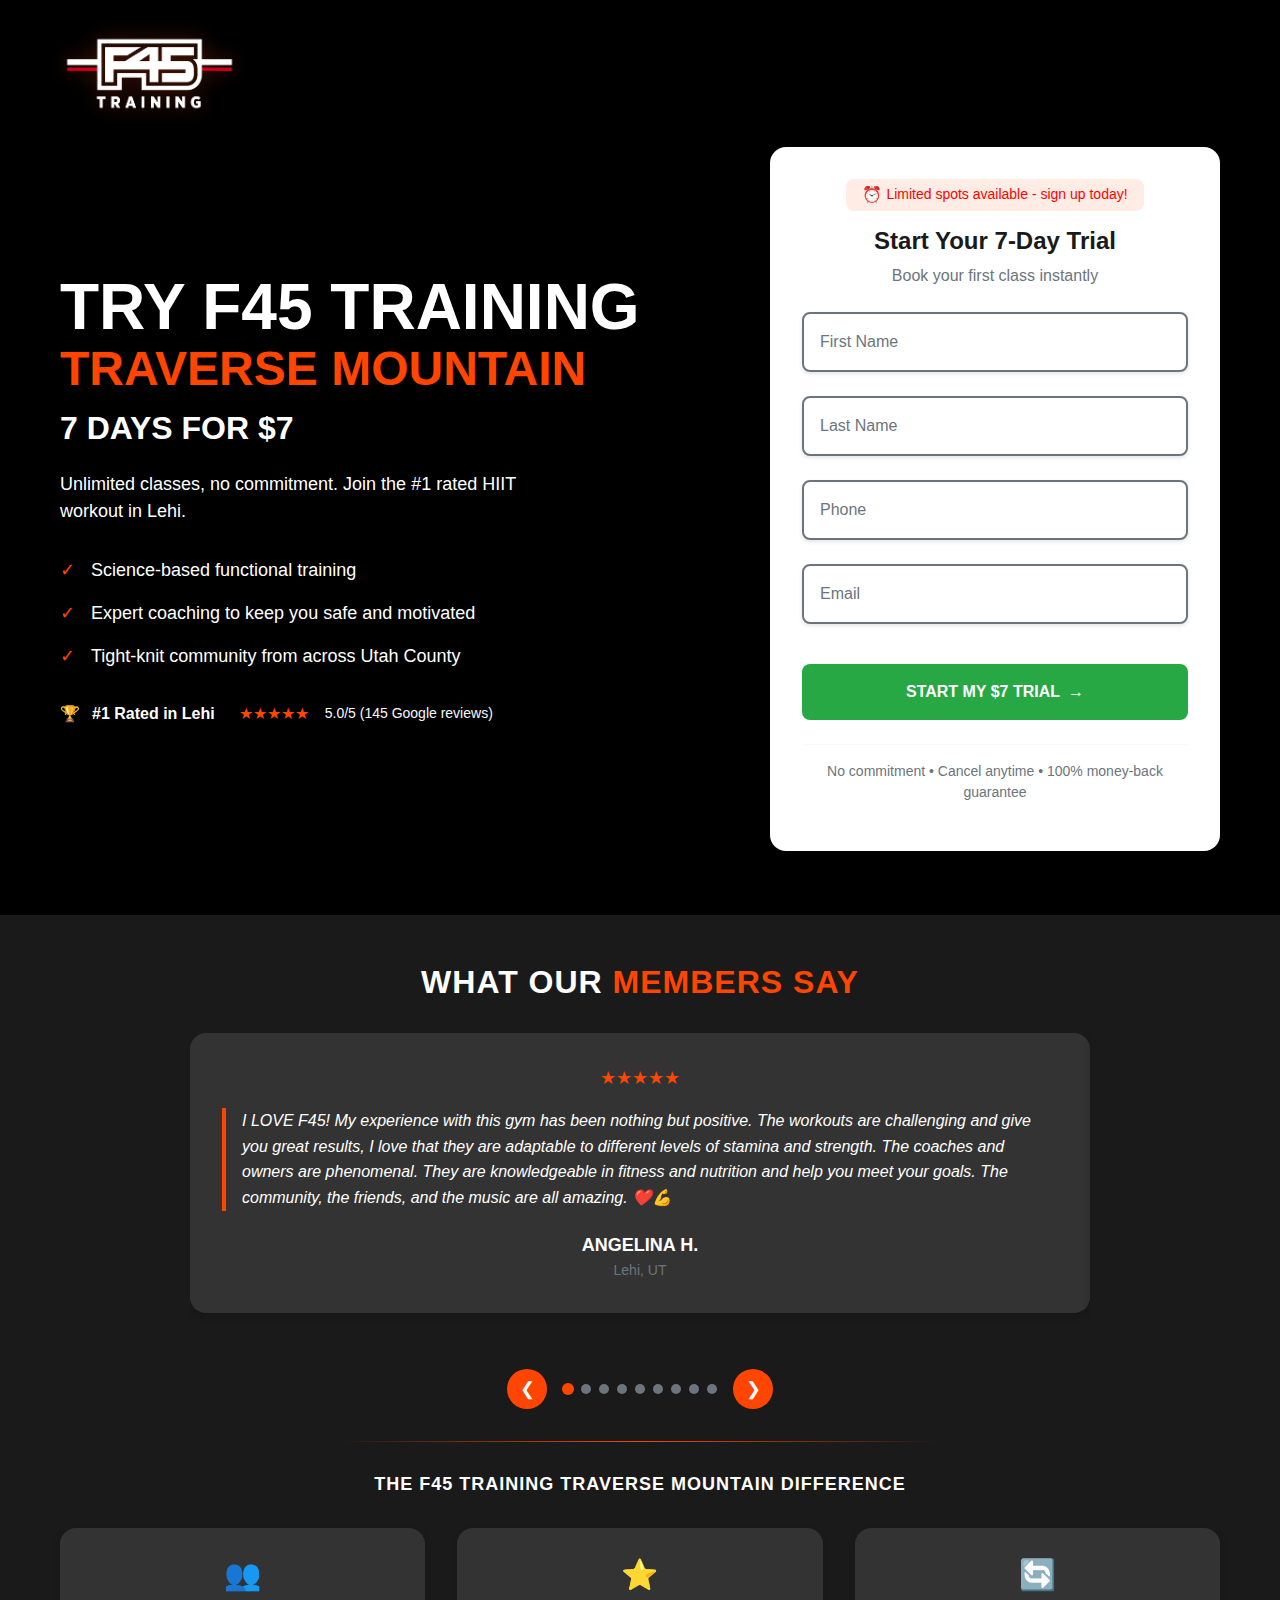
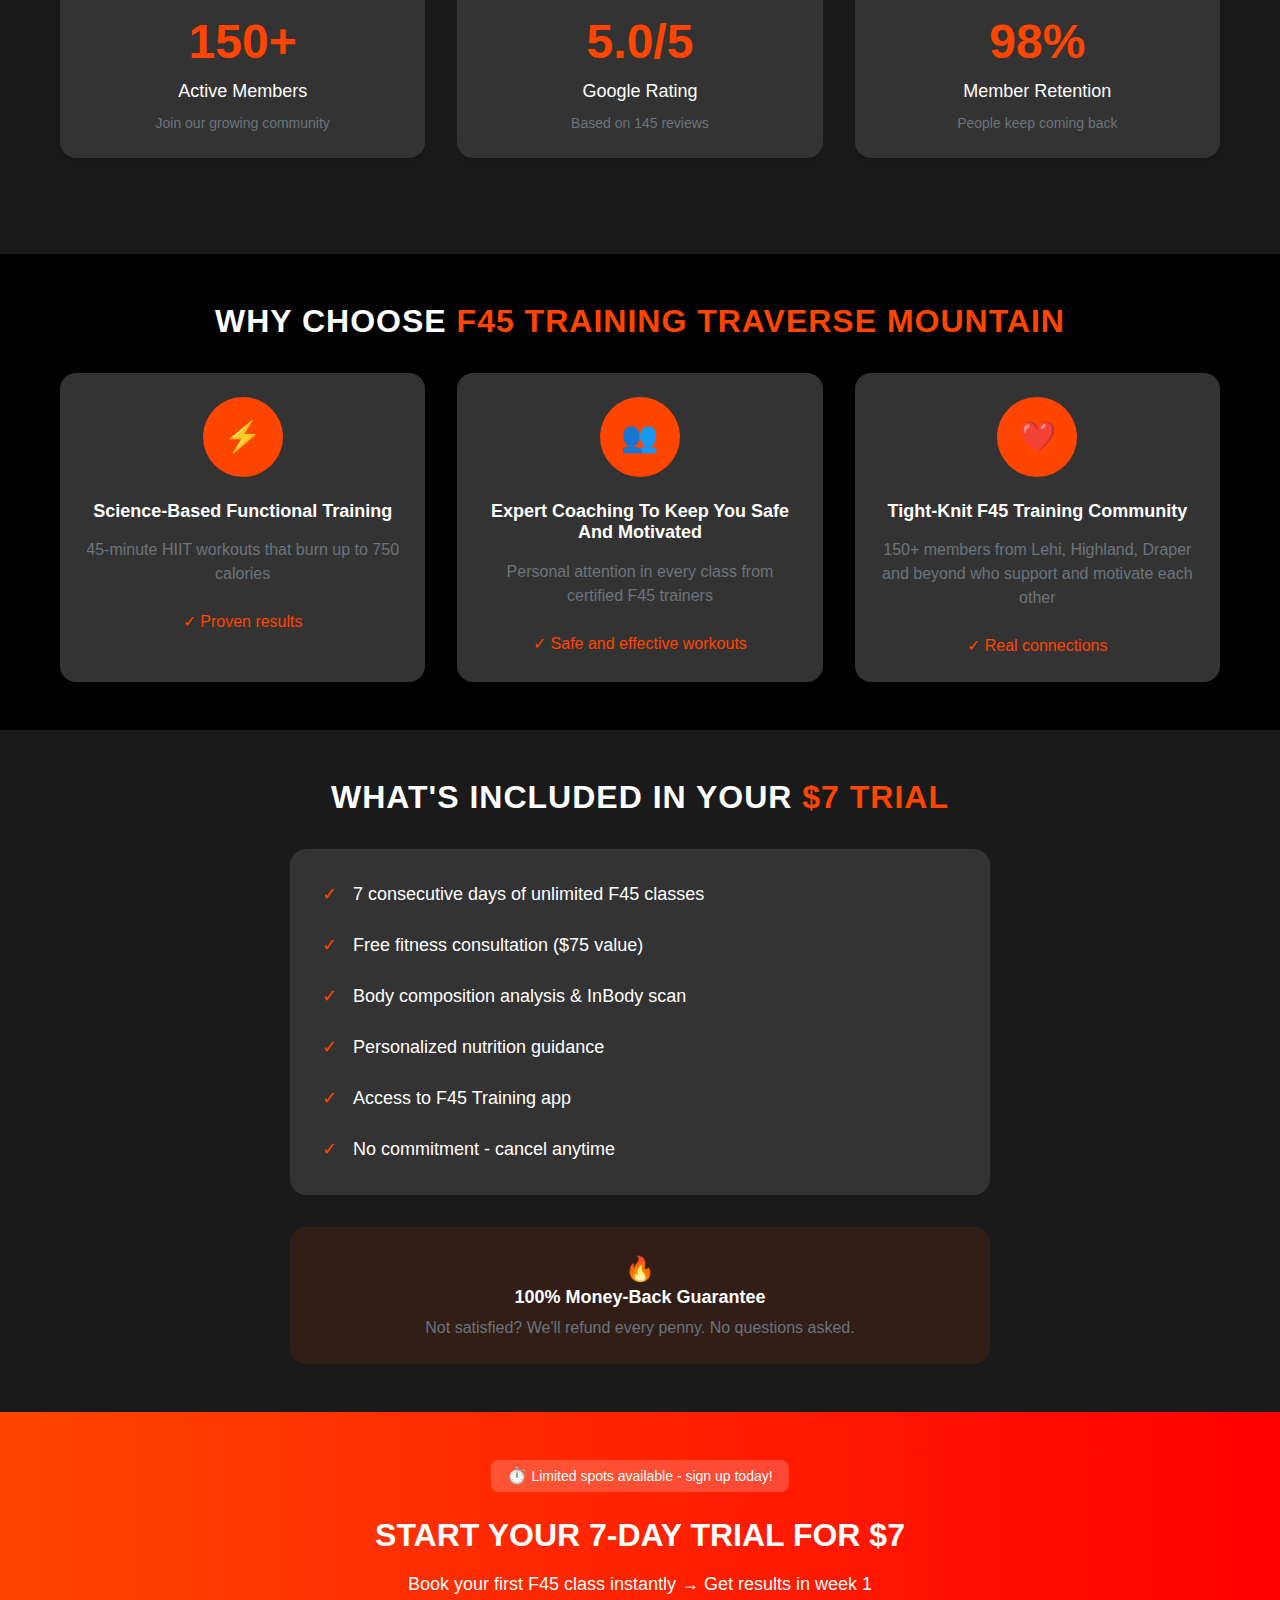
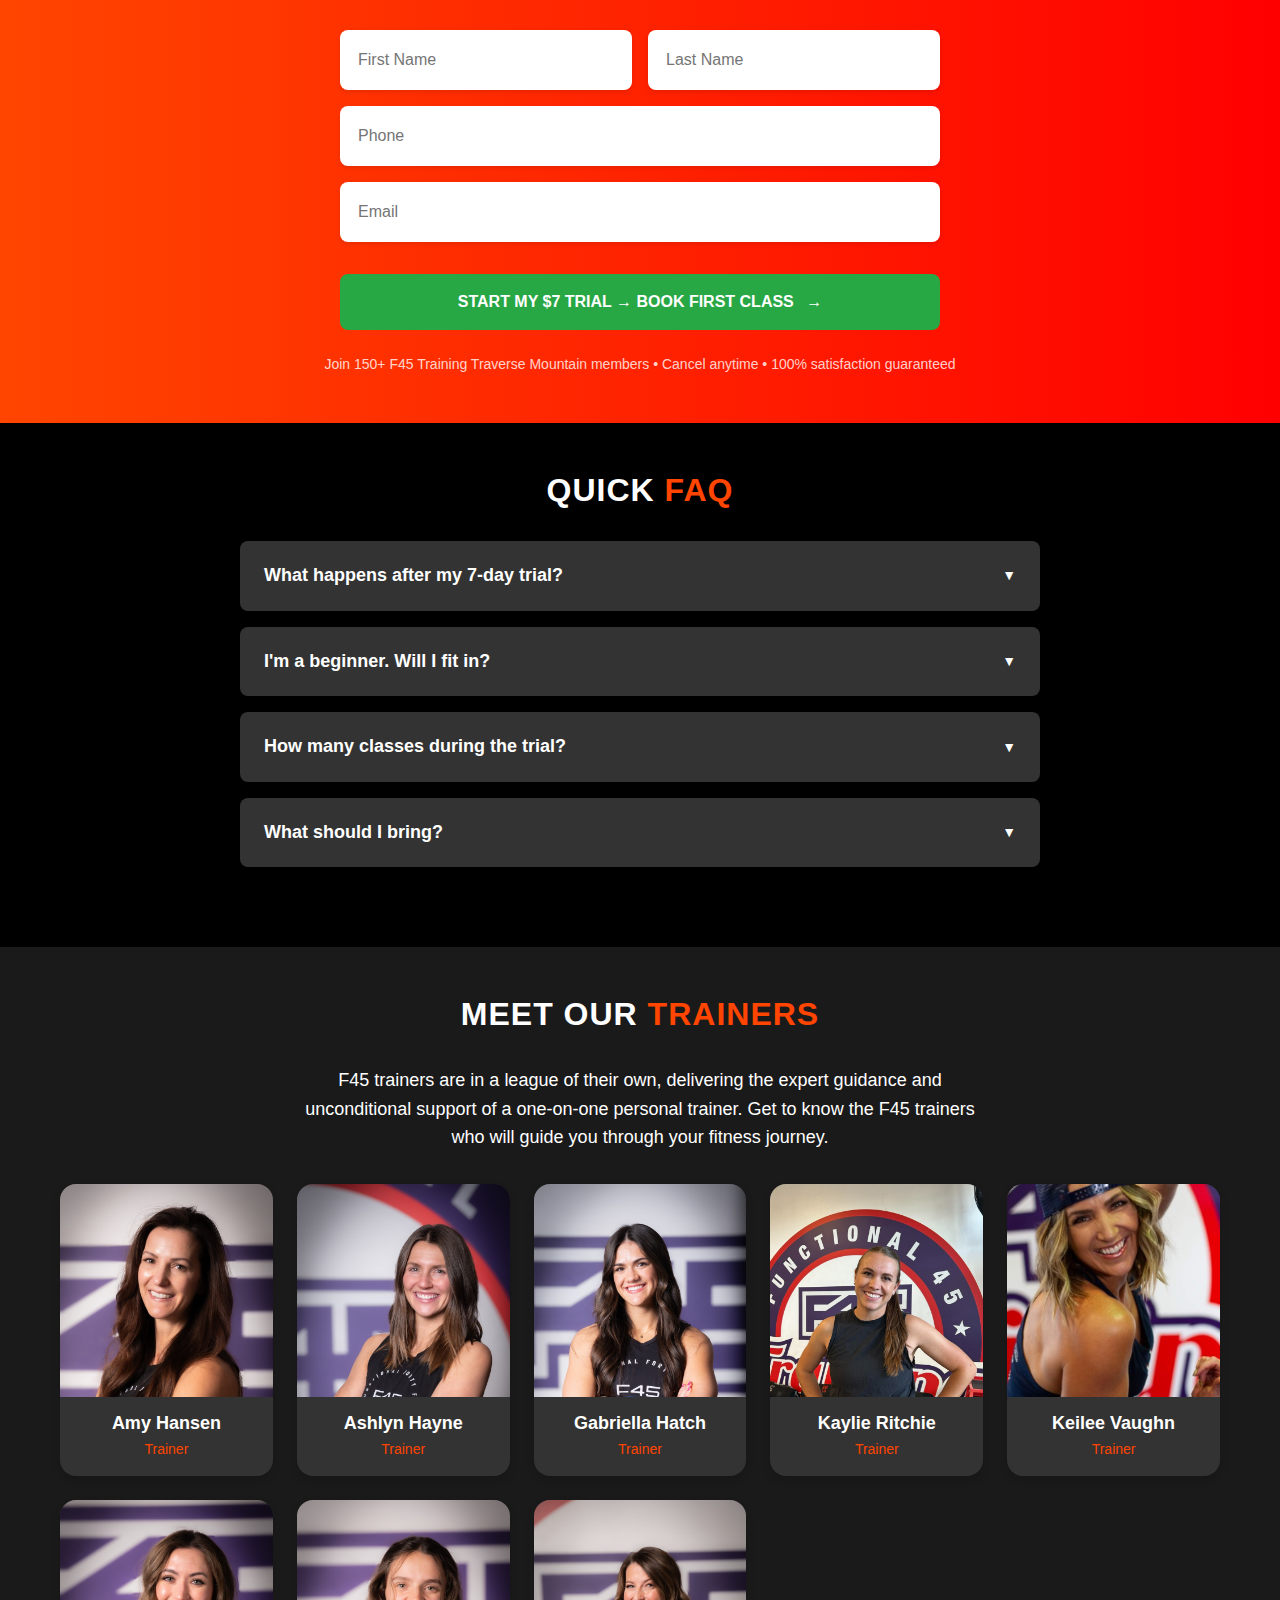
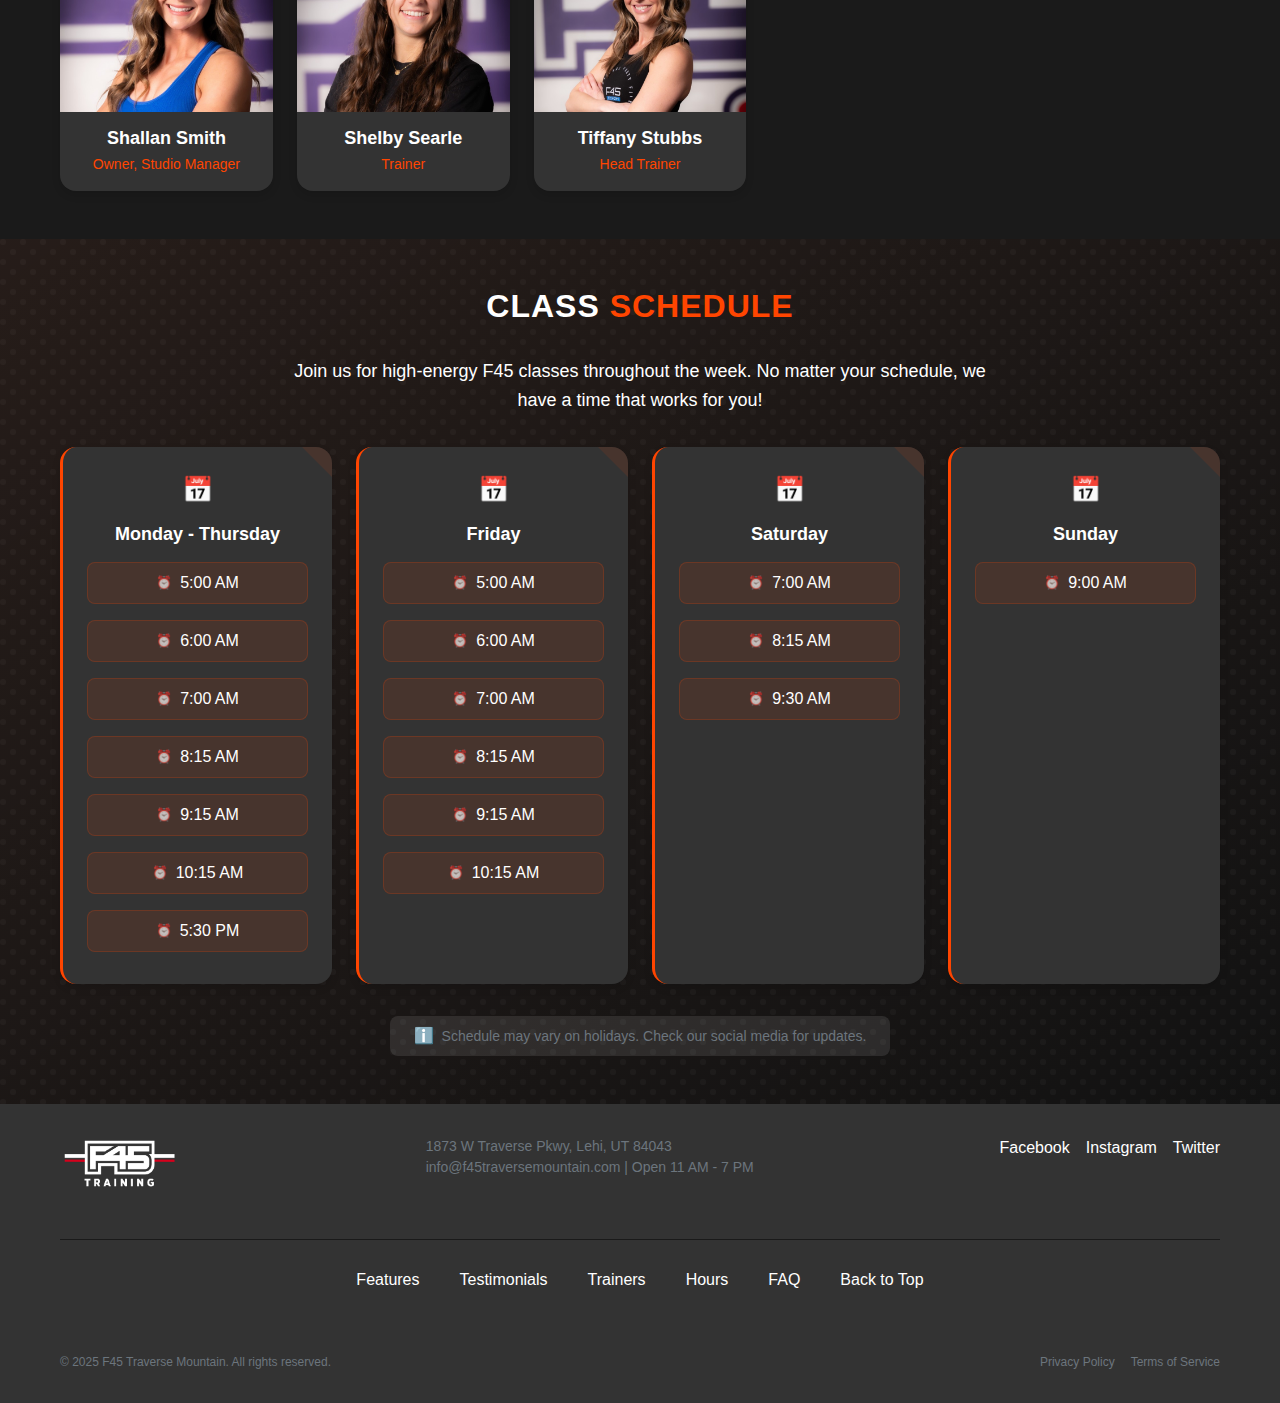
<file: index.html>
<!DOCTYPE html>
<html lang="en">
<head>
    <!-- Google Tag Manager -->
    <script>(function(w,d,s,l,i){w[l]=w[l]||[];w[l].push({'gtm.start':
    new Date().getTime(),event:'gtm.js'});var f=d.getElementsByTagName(s)[0],
    j=d.createElement(s),dl=l!='dataLayer'?'&l='+l:'';j.async=true;j.src=
    'https://www.googletagmanager.com/gtm.js?id='+i+dl;f.parentNode.insertBefore(j,f);
    })(window,document,'script','dataLayer','GTM-MFPBDB69');</script>
    <!-- End Google Tag Manager -->
    <meta charset="UTF-8">
    <meta name="viewport" content="width=device-width, initial-scale=1.0">
    <title>F45 Training Traverse Mountain | 7-Day Trial for $7</title>
    <link rel="stylesheet" href="css/reset.css">
    <link rel="stylesheet" href="css/variables.css">
    <link rel="stylesheet" href="css/main.css">
    <link rel="stylesheet" href="css/components/hero.css">
    <link rel="stylesheet" href="css/components/lead-form.css">
    <link rel="stylesheet" href="css/components/testimonial.css">
    <link rel="stylesheet" href="css/components/features.css">
    <link rel="stylesheet" href="css/components/countdown.css">
    <link rel="stylesheet" href="css/components/faq.css">
    <link rel="stylesheet" href="css/components/hours.css">
    <link rel="stylesheet" href="css/components/trainers.css">
    <link rel="stylesheet" href="css/responsive.css">
</head>
<body>
    <!-- Google Tag Manager (noscript) -->
    <noscript><iframe src="https://www.googletagmanager.com/ns.html?id=GTM-MFPBDB69"
    height="0" width="0" style="display:none;visibility:hidden"></iframe></noscript>
    <!-- End Google Tag Manager (noscript) -->

    <!-- Hero Section Component -->
    <section class="hero" id="hero">
        <div class="container">
            <div class="hero__logo">
                <img src="assets/F45_Logo_2023_White.png" alt="F45 Logo" class="hero__logo-img">
            </div>
            <div class="hero__content">
                <div class="hero__text">
                    <!-- Headline components - easily editable -->
                    <h1 class="hero__title">
                        <span class="hero__title-main">TRY F45 TRAINING</span>
                        <span class="hero__title-location">TRAVERSE MOUNTAIN</span>
                        <span class="hero__title-offer">7 DAYS FOR $7</span>
                    </h1>
                    <p class="hero__subtitle">Unlimited classes, no commitment. Join the #1 rated HIIT workout in Lehi.</p>
                    
                    <!-- Benefits list - easily editable -->
                    <ul class="hero__benefits">
                        <li class="hero__benefit-item">
                            <span class="hero__benefit-icon">✓</span>
                            <span class="hero__benefit-text">Science-based functional training</span>
                        </li>
                        <li class="hero__benefit-item">
                            <span class="hero__benefit-icon">✓</span>
                            <span class="hero__benefit-text">Expert coaching to keep you safe and motivated</span>
                        </li>
                        <li class="hero__benefit-item">
                            <span class="hero__benefit-icon">✓</span>
                            <span class="hero__benefit-text">Tight-knit community from across Utah County</span>
                        </li>
                    </ul>
                    
                    <!-- Rating component - easily editable -->
                    <div class="hero__rating">
                        <span class="hero__rating-icon">🏆</span>
                        <span class="hero__rating-text">#1 Rated in Lehi</span>
                        <div class="hero__rating-stars">★★★★★</div>
                        <span class="hero__rating-score">5.0/5 (145 Google reviews)</span>
                    </div>
                </div>
                
                <!-- Lead capture form component -->
                <div class="hero__form">
                    <div class="lead-form">
                        <div class="lead-form__header">
                            <div class="lead-form__urgency">
                            <span class="lead-form__urgency-icon">⏰</span>
                            <span class="lead-form__urgency-text">Limited spots available - sign up today!</span>
                            </div>
                            <h2 class="lead-form__title">Start Your 7-Day Trial</h2>
                            <p class="lead-form__subtitle">Book your first class instantly</p>
                        </div>
                        
                        <form id="leadForm" class="lead-form__form">
                            <div class="lead-form__input-group">
                                <input type="text" name="firstName" class="lead-form__input" placeholder="First Name" required>
                            </div>
                            <div class="lead-form__input-group">
                                <input type="text" name="lastName" class="lead-form__input" placeholder="Last Name" required>
                            </div>
                            <div class="lead-form__input-group">
                                <input type="tel" name="phone" class="lead-form__input" placeholder="Phone" required>
                            </div>
                            <div class="lead-form__input-group">
                                <input type="email" name="email" class="lead-form__input" placeholder="Email" required>
                            </div>
                            <!-- SMS consent checkbox commented out
                            <div class="lead-form__input-group">
                                <label style="display:block;margin:8px 0" class="lead-form__consent">
                                    <input type="checkbox" name="consent_sms" value="Yes" required>
                                    I agree to receive texts from F45 Traverse Mountain. Msg/data rates may apply. Reply STOP to opt out.
                                </label>
                            </div>
                            -->
                            <button type="submit" class="lead-form__submit-btn">START MY $7 TRIAL <span class="lead-form__btn-arrow">→</span></button>
                        </form>
                        
                        <div class="lead-form__footer">
                            <p class="lead-form__guarantee">No commitment • Cancel anytime • 100% money-back guarantee</p>
                            
                        </div>
                    </div>
                </div>
            </div>
        </div>
    </section>

    <!-- Testimonial Section Component -->
    <section class="testimonials" id="testimonials">
        <div class="container">
            <h2 class="section-title">WHAT OUR <span class="highlight">MEMBERS SAY</span></h2>
            
            <div class="testimonial-carousel">
                <div class="testimonial-carousel__container" id="testimonialCarousel">
                    <!-- Testimonial 1 -->
                    <div class="testimonial">
                        <div class="testimonial__rating">★★★★★</div>
                        <blockquote class="testimonial__quote">
                            I LOVE F45! My experience with this gym has been nothing but positive. The workouts are challenging and give you great results, I love that they are adaptable to different levels of stamina and strength. The coaches and owners are phenomenal. They are knowledgeable in fitness and nutrition and help you meet your goals. The community, the friends, and the music are all amazing. ❤️💪
                        </blockquote>
                        <div class="testimonial__author">
                            <div class="testimonial__author-info">
                                <h3 class="testimonial__author-name">ANGELINA H.</h3>
                                <p class="testimonial__author-detail">Lehi, UT</p>
                            </div>
                        </div>
                    </div>
                    
                    <!-- Testimonial 2 -->
                    <div class="testimonial">
                        <div class="testimonial__rating">★★★★★</div>
                        <blockquote class="testimonial__quote">
                            Been going here for two years and it's become routine for me. I enjoy the workouts and the coaches do a great job. I get bored easily so the workouts changing everyday works well for me. Highly recommend this gym to be part of your life.
                        </blockquote>
                        <div class="testimonial__author">
                            <div class="testimonial__author-info">
                                <h3 class="testimonial__author-name">CODY B.</h3>
                                <p class="testimonial__author-detail">Lehi, UT</p>
                            </div>
                        </div>
                    </div>
                    
                    <!-- Testimonial 3 -->
                    <div class="testimonial">
                        <div class="testimonial__rating">★★★★★</div>
                        <blockquote class="testimonial__quote">
                            Joined this year. Really enjoy the change ups in each workout and the general vibe of the sessions. People who work here are great too. Just an all around great gym.
                        </blockquote>
                        <div class="testimonial__author">
                            <div class="testimonial__author-info">
                                <h3 class="testimonial__author-name">JORDAN D.</h3>
                                <p class="testimonial__author-detail">Lehi, UT</p>
                            </div>
                        </div>
                    </div>
                    
                    <!-- Testimonial 4 -->
                    <div class="testimonial">
                        <div class="testimonial__rating">★★★★★</div>
                        <blockquote class="testimonial__quote">
                            Serious workout! Full body done in only 45 min! Such an incredible way to get and stay fit! Every day is a different workout of either weight or cardio. Personal trainers onsite to be sure you've got right form to avoid injury. The trainers are so motivating! They'll inspire you to go further and do your best. I love working out here!
                        </blockquote>
                        <div class="testimonial__author">
                            <div class="testimonial__author-info">
                                <h3 class="testimonial__author-name">DANIELLE C.</h3>
                                <p class="testimonial__author-detail">Lehi, UT</p>
                            </div>
                        </div>
                    </div>
                    
                    <!-- Testimonial 5 -->
                    <div class="testimonial">
                        <div class="testimonial__rating">★★★★★</div>
                        <blockquote class="testimonial__quote">
                            Traverse Mountain F45 studio is life changing! If you can get yourself in the door, you will get in the best shape you've ever been in! The coaches are all amazing and super supportive. You definitely feel part of a family when you join! There is so much energy in the room, you'll have more motivation than you ever could on your own. It only takes 45 min so you can make it through any workout.
                        </blockquote>
                        <div class="testimonial__author">
                            <div class="testimonial__author-info">
                                <h3 class="testimonial__author-name">DOLLY C.</h3>
                                <p class="testimonial__author-detail">Lehi, UT</p>
                            </div>
                        </div>
                    </div>
                    
                    <!-- Testimonial 6 -->
                    <div class="testimonial">
                        <div class="testimonial__rating">★★★★★</div>
                        <blockquote class="testimonial__quote">
                            I love F45. I was so nervous trying out a new gym and everyone there is so friendly. The coaches teach you personally on what you are doing right, but in my case I love how they stop and teach me the right way so I feel I have a personal trainer! F45 has been a big confidence booster!😊
                        </blockquote>
                        <div class="testimonial__author">
                            <div class="testimonial__author-info">
                                <h3 class="testimonial__author-name">STACIE C.</h3>
                                <p class="testimonial__author-detail">Lehi, UT</p>
                            </div>
                        </div>
                    </div>
                    
                    <!-- Testimonial 7 -->
                    <div class="testimonial">
                        <div class="testimonial__rating">★★★★★</div>
                        <blockquote class="testimonial__quote">
                            My F45 journey has changed my life not only physically—but mentally, emotionally, and even spiritually. I never knew how much daily training and a more healthy diet could strengthen so many areas of my life. The training, combined with awesome coaches, sense of community, and fun atmosphere make coming to class a highlight for me every day. Who knew trying out F45 would lead to so much personal growth!
                        </blockquote>
                        <div class="testimonial__author">
                            <div class="testimonial__author-info">
                                <h3 class="testimonial__author-name">STEVE H.</h3>
                                <p class="testimonial__author-detail">Lehi, UT</p>
                            </div>
                        </div>
                    </div>
                    
                    <!-- Testimonial 8 -->
                    <div class="testimonial">
                        <div class="testimonial__rating">★★★★★</div>
                        <blockquote class="testimonial__quote">
                            I LOVE this gym! I have bounced from gym to gym a lot in my adulthood. This is the most down to earth and welcoming gym experience I've ever had! As an out of shape 40 something mom, this is huge for me.
                        </blockquote>
                        <div class="testimonial__author">
                            <div class="testimonial__author-info">
                                <h3 class="testimonial__author-name">SALLY W.</h3>
                                <p class="testimonial__author-detail">Lehi, UT</p>
                            </div>
                        </div>
                    </div>
                    
                    <!-- Testimonial 9 -->
                    <div class="testimonial">
                        <div class="testimonial__rating">★★★★★</div>
                        <blockquote class="testimonial__quote">
                            F45 rocks me! I love having my workout already planned for me. You have control over how bad you crush yourself, but is never easy. It's amazing how you can get such an amazing cardio workout and strength training in the same session in sick a quick period of time. After a couple weeks of it, I start to crave it. I feel amazing afterwards.
                        </blockquote>
                        <div class="testimonial__author">
                            <div class="testimonial__author-info">
                                <h3 class="testimonial__author-name">JARON D.</h3>
                                <p class="testimonial__author-detail">Lehi, UT</p>
                            </div>
                        </div>
                    </div>
                </div>
                
                <div class="testimonial-carousel__controls">
                    <button class="testimonial-carousel__button testimonial-carousel__button--prev" id="prevButton">❮</button>
                    <div class="testimonial-carousel__indicators" id="carouselIndicators"></div>
                    <button class="testimonial-carousel__button testimonial-carousel__button--next" id="nextButton">❯</button>
                </div>
            </div>
            
            <div class="section-divider"></div>
            
            <h3 class="section-subtitle">THE F45 TRAINING TRAVERSE MOUNTAIN DIFFERENCE</h3>
            
            <div class="stats">
                <div class="stats__item">
                    <div class="stats__icon">👥</div>
                    <h3 class="stats__number">150+</h3>
                    <p class="stats__label">Active Members</p>
                    <p class="stats__description">Join our growing community</p>
                </div>
                <div class="stats__item">
                    <div class="stats__icon">⭐</div>
                    <h3 class="stats__number">5.0/5</h3>
                    <p class="stats__label">Google Rating</p>
                    <p class="stats__description">Based on 145 reviews</p>
                </div>
                <div class="stats__item">
                    <div class="stats__icon">🔄</div>
                    <h3 class="stats__number">98%</h3>
                    <p class="stats__label">Member Retention</p>
                    <p class="stats__description">People keep coming back</p>
                </div>
            </div>
        </div>
    </section>

    <!-- Features Section Component -->
    <section class="features" id="features">
        <div class="container">
            <h2 class="section-title">WHY CHOOSE <span class="highlight">F45 TRAINING TRAVERSE MOUNTAIN</span></h2>
            
            <div class="features__grid">
                <!-- Feature items can be easily added, removed or modified -->
                <div class="feature">
                    <div class="feature__icon">
                        <div class="feature__icon-placeholder">⚡</div>
                    </div>
                    <h3 class="feature__title">Science-Based Functional Training</h3>
                    <p class="feature__description">45-minute HIIT workouts that burn up to 750 calories</p>
                    <p class="feature__benefit">✓ Proven results</p>
                </div>
                
                <div class="feature">
                    <div class="feature__icon">
                        <div class="feature__icon-placeholder">👥</div>
                    </div>
                    <h3 class="feature__title">Expert Coaching To Keep You Safe And Motivated</h3>
                    <p class="feature__description">Personal attention in every class from certified F45 trainers</p>
                    <p class="feature__benefit">✓ Safe and effective workouts</p>
                </div>
                
                <div class="feature">
                    <div class="feature__icon">
                        <div class="feature__icon-placeholder">❤️</div>
                    </div>
                    <h3 class="feature__title">Tight-Knit F45 Training Community</h3>
                    <p class="feature__description">150+ members from Lehi, Highland, Draper and beyond who support and motivate each other</p>
                    <p class="feature__benefit">✓ Real connections</p>
                </div>
            </div>
        </div>
    </section>

    <!-- What's Included Section Component -->
    <section class="whats-included" id="whats-included">
        <div class="container">
            <h2 class="section-title">WHAT'S INCLUDED IN YOUR <span class="highlight">$7 TRIAL</span></h2>
            
            <div class="included-list">
                <!-- List items can be easily added, removed or modified -->
                <div class="included-item">
                    <span class="included-item__icon">✓</span>
                    <span class="included-item__text">7 consecutive days of unlimited F45 classes</span>
                </div>
                <div class="included-item">
                    <span class="included-item__icon">✓</span>
                    <span class="included-item__text">Free fitness consultation ($75 value)</span>
                </div>
                <div class="included-item">
                    <span class="included-item__icon">✓</span>
                    <span class="included-item__text">Body composition analysis & InBody scan</span>
                </div>
                <div class="included-item">
                    <span class="included-item__icon">✓</span>
                    <span class="included-item__text">Personalized nutrition guidance</span>
                </div>
                <div class="included-item">
                    <span class="included-item__icon">✓</span>
                    <span class="included-item__text">Access to F45 Training app</span>
                </div>
                <div class="included-item">
                    <span class="included-item__icon">✓</span>
                    <span class="included-item__text">No commitment - cancel anytime</span>
                </div>
            </div>
            
            <div class="guarantee">
                <span class="guarantee__icon">🔥</span>
                <h3 class="guarantee__title">100% Money-Back Guarantee</h3>
                <p class="guarantee__text">Not satisfied? We'll refund every penny. No questions asked.</p>
            </div>
        </div>
    </section>

    <!-- CTA Section Component -->
    <section class="cta" id="cta">
        <div class="container">
            <div class="cta__content">
                <div class="cta__urgency">
                    <span class="cta__urgency-icon">⏱️</span>
                    <span class="cta__urgency-text">Limited spots available - sign up today!</span>
                </div>
                
                <h2 class="cta__title">START YOUR 7-DAY TRIAL FOR $7</h2>
                <p class="cta__subtitle">Book your first F45 class instantly → Get results in week 1</p>
                
                <form id="ctaForm" class="cta__form">
                    <div class="cta__form-row">
                        <div class="cta__input-group">
                            <input type="text" name="firstName" class="cta__input" placeholder="First Name" required>
                        </div>
                        <div class="cta__input-group">
                            <input type="text" name="lastName" class="cta__input" placeholder="Last Name" required>
                        </div>
                    </div>
                    <div class="cta__form-row">
                        <div class="cta__input-group">
                            <input type="tel" name="phone" class="cta__input" placeholder="Phone" required>
                        </div>
                    </div>
                    <div class="cta__form-row">
                        <div class="cta__input-group cta__input-group--full">
                            <input type="email" name="email" class="cta__input" placeholder="Email" required>
                        </div>
                    </div>
                    <div class="cta__form-row">
                        <!-- SMS consent checkbox commented out
                        <div class="cta__input-group cta__input-group--full">
                            <label style="display:block;margin:8px 0" class="cta__consent">
                                <input type="checkbox" name="consent_sms" value="Yes" required>
                                I agree to receive texts from F45 Traverse Mountain. Msg/data rates may apply. Reply STOP to opt out.
                            </label>
                        </div>
                        -->
                    </div>
                    <div class="cta__form-row">
                        <button type="submit" class="cta__submit-btn">START MY $7 TRIAL → BOOK FIRST CLASS <span class="cta__btn-arrow">→</span></button>
                    </div>
                </form>
                
                <p class="cta__guarantee">Join 150+ F45 Training Traverse Mountain members • Cancel anytime • 100% satisfaction guaranteed</p>
            </div>
        </div>
    </section>

    <!-- FAQ Section Component -->
    <section class="faq" id="faq">
        <div class="container">
            <h2 class="section-title">QUICK <span class="highlight">FAQ</span></h2>
            
            <div class="faq__list">
                <!-- FAQ items can be easily added, removed or modified -->
                <div class="faq__item">
                    <div class="faq__question" data-faq-toggle>
                        <h3 class="faq__question-text">What happens after my 7-day trial?</h3>
                        <span class="faq__question-icon">▼</span>
                    </div>
                    <div class="faq__answer">
                        <p>After your trial ends, we'll present membership options. There's no automatic enrollment - you decide if you want to continue. If you choose not to join, your trial simply ends with no further charges.</p>
                    </div>
                </div>
                
                <div class="faq__item">
                    <div class="faq__question" data-faq-toggle>
                        <h3 class="faq__question-text">I'm a beginner. Will I fit in?</h3>
                        <span class="faq__question-icon">▼</span>
                    </div>
                    <div class="faq__answer">
                        <p>Absolutely! Our workouts are designed for all fitness levels. Our expert coaches provide modifications for every exercise, ensuring you can work at your own pace while still getting amazing results.</p>
                    </div>
                </div>
                
                <div class="faq__item">
                    <div class="faq__question" data-faq-toggle>
                        <h3 class="faq__question-text">How many classes during the trial?</h3>
                        <span class="faq__question-icon">▼</span>
                    </div>
                    <div class="faq__answer">
                        <p>You get unlimited access to all classes during your 7-day trial. Most members attend 3-4 classes per week for optimal results, but you're welcome to come as often as you'd like!</p>
                    </div>
                </div>
                
                <div class="faq__item">
                    <div class="faq__question" data-faq-toggle>
                        <h3 class="faq__question-text">What should I bring?</h3>
                        <span class="faq__question-icon">▼</span>
                    </div>
                    <div class="faq__answer">
                        <p>Just bring yourself in comfortable workout clothes, a water bottle, and a towel. We provide all the equipment you'll need for the workout. Arrive 15 minutes early for your first session so we can give you a proper orientation.</p>
                    </div>
                </div>
            </div>
        </div>
    </section>

    <!-- Trainers Section -->
    <section class="trainers" id="trainers">
        <div class="container">
            <h2 class="section-title">MEET OUR <span class="highlight">TRAINERS</span></h2>
            <p class="trainers__intro">F45 trainers are in a league of their own, delivering the expert guidance and unconditional support of a one-on-one personal trainer. Get to know the F45 trainers who will guide you through your fitness journey.</p>
            
            <div class="trainers__grid">
                <!-- Trainer cards - easily editable -->
                <div class="trainer">
                    <div class="trainer__image-container">
                        <img src="assets/trainers/Amy Hansen.jpg" alt="Amy Hansen" class="trainer__image">
                    </div>
                    <div class="trainer__info">
                        <h3 class="trainer__name">Amy Hansen</h3>
                        <p class="trainer__title">Trainer</p>
                    </div>
                </div>
                
                <div class="trainer">
                    <div class="trainer__image-container">
                        <img src="assets/trainers/Ashlyn Hayne.jpg" alt="Ashlyn Hayne" class="trainer__image">
                    </div>
                    <div class="trainer__info">
                        <h3 class="trainer__name">Ashlyn Hayne</h3>
                        <p class="trainer__title">Trainer</p>
                    </div>
                </div>
                
                <div class="trainer">
                    <div class="trainer__image-container">
                        <img src="assets/trainers/Gabriella Hatch.jpg" alt="Gabriella Hatch" class="trainer__image">
                    </div>
                    <div class="trainer__info">
                        <h3 class="trainer__name">Gabriella Hatch</h3>
                        <p class="trainer__title">Trainer</p>
                    </div>
                </div>
                
                <div class="trainer">
                    <div class="trainer__image-container">
                        <img src="assets/trainers/Kaylie Ritchie.jpg" alt="Kaylie Ritchie" class="trainer__image">
                    </div>
                    <div class="trainer__info">
                        <h3 class="trainer__name">Kaylie Ritchie</h3>
                        <p class="trainer__title">Trainer</p>
                    </div>
                </div>
                
                <div class="trainer">
                    <div class="trainer__image-container">
                        <img src="assets/trainers/Keilee Vaughn.jpg" alt="Keilee Vaughn" class="trainer__image">
                    </div>
                    <div class="trainer__info">
                        <h3 class="trainer__name">Keilee Vaughn</h3>
                        <p class="trainer__title">Trainer</p>
                    </div>
                </div>
                
                <div class="trainer">
                    <div class="trainer__image-container">
                        <img src="assets/trainers/Shallan Smith.jpg" alt="Shallan Smith" class="trainer__image">
                    </div>
                    <div class="trainer__info">
                        <h3 class="trainer__name">Shallan Smith</h3>
                        <p class="trainer__title">Owner, Studio Manager</p>
                    </div>
                </div>
                
                <div class="trainer">
                    <div class="trainer__image-container">
                        <img src="assets/trainers/Shelby Searle.jpg" alt="Shelby Searle" class="trainer__image">
                    </div>
                    <div class="trainer__info">
                        <h3 class="trainer__name">Shelby Searle</h3>
                        <p class="trainer__title">Trainer</p>
                    </div>
                </div>
                
                <div class="trainer">
                    <div class="trainer__image-container">
                        <img src="assets/trainers/Tiffany Stubbs.jpg" alt="Tiffany Stubbs" class="trainer__image">
                    </div>
                    <div class="trainer__info">
                        <h3 class="trainer__name">Tiffany Stubbs</h3>
                        <p class="trainer__title">Head Trainer</p>
                    </div>
                </div>
            </div>
        </div>
    </section>
    
    <!-- Hours Section -->
    <section class="hours" id="hours">
        <div class="container">
            <h2 class="section-title">CLASS <span class="highlight">SCHEDULE</span></h2>
            <p class="hours__intro">Join us for high-energy F45 classes throughout the week. No matter your schedule, we have a time that works for you!</p>
            
            <div class="hours__grid">
                <div class="hours__card">
                    <div class="hours__icon">📅</div>
                    <h3 class="hours__title">Monday - Thursday</h3>
                    <div class="hours__schedule">
                        <div class="hours__time-slot">
                            <span class="hours__time">5:00 AM</span>
                        </div>
                        <div class="hours__time-slot">
                            <span class="hours__time">6:00 AM</span>
                        </div>
                        <div class="hours__time-slot">
                            <span class="hours__time">7:00 AM</span>
                        </div>
                        <div class="hours__time-slot">
                            <span class="hours__time">8:15 AM</span>
                        </div>
                        <div class="hours__time-slot">
                            <span class="hours__time">9:15 AM</span>
                        </div>
                        <div class="hours__time-slot">
                            <span class="hours__time">10:15 AM</span>
                        </div>
                        <div class="hours__time-slot">
                            <span class="hours__time">5:30 PM</span>
                        </div>
                    </div>
                </div>
                
                <div class="hours__card">
                    <div class="hours__icon">📅</div>
                    <h3 class="hours__title">Friday</h3>
                    <div class="hours__schedule">
                        <div class="hours__time-slot">
                            <span class="hours__time">5:00 AM</span>
                        </div>
                        <div class="hours__time-slot">
                            <span class="hours__time">6:00 AM</span>
                        </div>
                        <div class="hours__time-slot">
                            <span class="hours__time">7:00 AM</span>
                        </div>
                        <div class="hours__time-slot">
                            <span class="hours__time">8:15 AM</span>
                        </div>
                        <div class="hours__time-slot">
                            <span class="hours__time">9:15 AM</span>
                        </div>
                        <div class="hours__time-slot">
                            <span class="hours__time">10:15 AM</span>
                        </div>
                    </div>
                </div>
                
                <div class="hours__card">
                    <div class="hours__icon">📅</div>
                    <h3 class="hours__title">Saturday</h3>
                    <div class="hours__schedule">
                        <div class="hours__time-slot">
                            <span class="hours__time">7:00 AM</span>
                        </div>
                        <div class="hours__time-slot">
                            <span class="hours__time">8:15 AM</span>
                        </div>
                        <div class="hours__time-slot">
                            <span class="hours__time">9:30 AM</span>
                        </div>
                    </div>
                </div>
                
                <div class="hours__card">
                    <div class="hours__icon">📅</div>
                    <h3 class="hours__title">Sunday</h3>
                    <div class="hours__schedule">
                        <div class="hours__time-slot">
                            <span class="hours__time">9:00 AM</span>
                        </div>
                    </div>
                </div>
            </div>
            
            <div class="hours__note-container">
                <p class="hours__note">
                    <span class="hours__note-icon">ℹ️</span>
                    <span class="hours__note-text">Schedule may vary on holidays. Check our social media for updates.</span>
                </p>
            </div>
        </div>
    </section>
    
    <!-- Footer Component -->
    <footer class="footer">
        <div class="container">
            <div class="footer__content">
                <div class="footer__logo">
                    <img src="assets/F45_Logo_2023_White.png" alt="F45 Logo" class="footer__logo-img">
                </div>
                <div class="footer__info">
                    <p class="footer__address">1873 W Traverse Pkwy, Lehi, UT 84043</p>
                    <p class="footer__contact">info@f45traversemountain.com | Open 11 AM - 7 PM</p>
                </div>
                <div class="footer__social">
                    <a href="#" class="footer__social-link">Facebook</a>
                    <a href="#" class="footer__social-link">Instagram</a>
                    <a href="#" class="footer__social-link">Twitter</a>
                </div>
                <div class="footer__nav">
                    <a href="#features" class="footer__nav-link">Features</a>
                    <a href="#testimonials" class="footer__nav-link">Testimonials</a>
                    <a href="#trainers" class="footer__nav-link">Trainers</a>
                    <a href="#hours" class="footer__nav-link">Hours</a>
                    <a href="#faq" class="footer__nav-link">FAQ</a>
                    <a href="#hero" class="footer__nav-link">Back to Top</a>
                </div>
            </div>
            <div class="footer__legal">
                <p class="footer__copyright">© 2025 F45 Traverse Mountain. All rights reserved.</p>
                <div class="footer__links">
                    <a href="#" class="footer__legal-link">Privacy Policy</a>
                    <a href="#" class="footer__legal-link">Terms of Service</a>
                </div>
            </div>
        </div>
    </footer>

    <!-- JavaScript Files -->
    <script src="js/config.js"></script>
    <script src="js/faq-accordion.js"></script>
    <script src="js/testimonial-carousel.js"></script>

    <!-- GHL Integration Script -->
    <script>
      const WEBHOOK_URL = "https://services.leadconnectorhq.com/hooks/XdwpduYqc9iUKSXmBtCB/webhook-trigger/3d3529c9-c798-41ca-89ef-b4c6e0cb2c7e";

      // keep any UTMs
      const params = new URLSearchParams(location.search);
      const utmKeys = ["utm_source","utm_medium","utm_campaign","utm_term","utm_content","gclid","fbclid"];

      // Handle both forms with the same logic
      document.querySelectorAll("#leadForm, #ctaForm").forEach(form => {
        form.addEventListener("submit", async (e) => {
          e.preventDefault();
          const fd = new FormData(e.target);
          const payload = Object.fromEntries(fd.entries());

          // attach context for filtering/mapping in GHL
          payload.offer = "7-for-7";
          payload.landing_page = location.href;
          payload.webhook_key = "f45_tm_prod";
          utmKeys.forEach(k => payload[k] = params.get(k) || "");

          try {
            const r = await fetch(WEBHOOK_URL, {
              method: "POST",
              headers: { "Content-Type": "application/json" },
              body: JSON.stringify(payload)
            });
            if (!r.ok) throw new Error("Webhook error");
            window.location.href = "/thank-you.html";
          } catch (err) {
            alert("Sorry, something went wrong. Please text us and we will get you booked.");
            console.error(err);
          }
        });
      });
    </script>
</body>
</html>
</file>
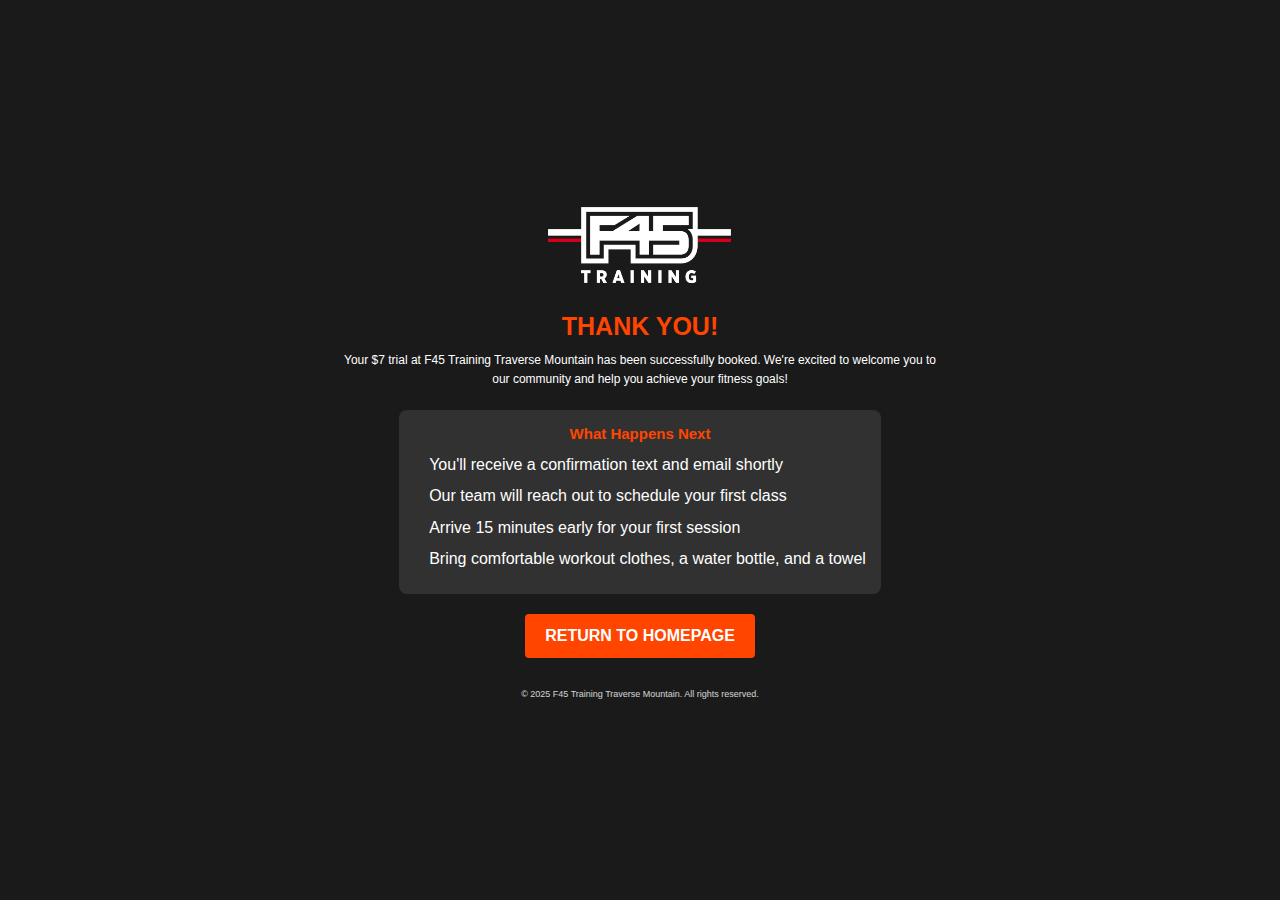
<file: thank-you.html>
<!DOCTYPE html>
<html lang="en">
<head>
    <!-- Google Tag Manager -->
    <script>(function(w,d,s,l,i){w[l]=w[l]||[];w[l].push({'gtm.start':
    new Date().getTime(),event:'gtm.js'});var f=d.getElementsByTagName(s)[0],
    j=d.createElement(s),dl=l!='dataLayer'?'&l='+l:'';j.async=true;j.src=
    'https://www.googletagmanager.com/gtm.js?id='+i+dl;f.parentNode.insertBefore(j,f);
    })(window,document,'script','dataLayer','GTM-MFPBDB69');</script>
    <!-- End Google Tag Manager -->
    <meta charset="UTF-8">
    <meta name="viewport" content="width=device-width, initial-scale=1.0">
    <title>Thank You | F45 Training Traverse Mountain</title>
    <link rel="stylesheet" href="css/reset.css">
    <link rel="stylesheet" href="css/variables.css">
    <link rel="stylesheet" href="css/main.css">
    <style>
        .thank-you {
            min-height: 100vh;
            display: flex;
            flex-direction: column;
            align-items: center;
            justify-content: center;
            text-align: center;
            padding: 2rem;
            background: var(--color-dark);
            color: var(--color-light);
        }
        
        .thank-you__logo {
            max-width: 200px;
            margin-bottom: 2rem;
        }
        
        .thank-you__title {
            font-size: 2.5rem;
            font-weight: 700;
            margin-bottom: 1rem;
            color: var(--color-primary);
        }
        
        .thank-you__message {
            font-size: 1.2rem;
            max-width: 600px;
            margin-bottom: 2rem;
            line-height: 1.6;
        }
        
        .thank-you__next-steps {
            background: rgba(255, 255, 255, 0.1);
            border-radius: 8px;
            padding: 1.5rem;
            margin-bottom: 2rem;
            max-width: 600px;
        }
        
        .thank-you__next-steps h3 {
            font-size: 1.5rem;
            margin-bottom: 1rem;
            color: var(--color-primary);
        }
        
        .thank-you__next-steps ul {
            text-align: left;
            margin-left: 1.5rem;
        }
        
        .thank-you__next-steps li {
            margin-bottom: 0.75rem;
        }
        
        .thank-you__button {
            display: inline-block;
            background: var(--color-primary);
            color: var(--color-light);
            padding: 1rem 2rem;
            border-radius: 4px;
            text-decoration: none;
            font-weight: 600;
            transition: all 0.3s ease;
        }
        
        .thank-you__button:hover {
            background: var(--color-primary-dark);
            transform: translateY(-2px);
        }
        
        .thank-you__footer {
            margin-top: 3rem;
            font-size: 0.9rem;
            opacity: 0.8;
        }
    </style>
</head>
<body>
    <!-- Google Tag Manager (noscript) -->
    <noscript><iframe src="https://www.googletagmanager.com/ns.html?id=GTM-MFPBDB69"
    height="0" width="0" style="display:none;visibility:hidden"></iframe></noscript>
    <!-- End Google Tag Manager (noscript) -->
    <div class="thank-you">
        <img src="assets/F45_Logo_2023_White.png" alt="F45 Logo" class="thank-you__logo">
        
        <h1 class="thank-you__title">THANK YOU!</h1>
        
        <p class="thank-you__message">
            Your $7 trial at F45 Training Traverse Mountain has been successfully booked. 
            We're excited to welcome you to our community and help you achieve your fitness goals!
        </p>
        
        <div class="thank-you__next-steps">
            <h3>What Happens Next</h3>
            <ul>
                <li>You'll receive a confirmation text and email shortly</li>
                <li>Our team will reach out to schedule your first class</li>
                <li>Arrive 15 minutes early for your first session</li>
                <li>Bring comfortable workout clothes, a water bottle, and a towel</li>
            </ul>
        </div>
        
        <a href="index.html" class="thank-you__button">RETURN TO HOMEPAGE</a>
        
        <div class="thank-you__footer">
            <p>© 2025 F45 Training Traverse Mountain. All rights reserved.</p>
        </div>
    </div>
</body>
</html>
</file>
<file: css/variables.css>
/* CSS Variables */
:root {
    /* Color Palette */
    --color-primary: #ff4500;        /* F45 Orange */
    --color-primary-dark: #e03e00;
    --color-primary-light: #ff6a33;
    --color-secondary: #1a1a1a;      /* Dark Gray/Black */
    --color-secondary-light: #333333;
    --color-accent: #ff0000;         /* Red for urgency */
    --color-success: #28a745;        /* Green for CTAs */
    --color-warning: #ffc107;
    --color-danger: #dc3545;
    --color-white: #ffffff;
    --color-light-gray: #f8f9fa;
    --color-gray: #6c757d;
    --color-dark-gray: #343a40;
    --color-black: #000000;
    
    /* Gradients */
    --gradient-primary: linear-gradient(to right, #ff4500, #ff0000);
    --gradient-dark: linear-gradient(to right, #1a1a1a, #333333);
    
    /* Typography */
    --font-family-primary: 'Arial', sans-serif;
    --font-family-secondary: 'Impact', sans-serif;
    
    --font-size-xs: 1.2rem;
    --font-size-sm: 1.4rem;
    --font-size-md: 1.6rem;
    --font-size-lg: 1.8rem;
    --font-size-xl: 2.4rem;
    --font-size-xxl: 3.2rem;
    --font-size-xxxl: 4.8rem;
    --font-size-hero: 6.4rem;
    
    --font-weight-normal: 400;
    --font-weight-medium: 500;
    --font-weight-semibold: 600;
    --font-weight-bold: 700;
    --font-weight-black: 900;
    
    /* Spacing */
    --spacing-xs: 0.4rem;
    --spacing-sm: 0.8rem;
    --spacing-md: 1.6rem;
    --spacing-lg: 2.4rem;
    --spacing-xl: 3.2rem;
    --spacing-xxl: 4.8rem;
    --spacing-xxxl: 6.4rem;
    
    /* Borders */
    --border-radius-sm: 0.4rem;
    --border-radius-md: 0.8rem;
    --border-radius-lg: 1.6rem;
    --border-radius-xl: 2.4rem;
    --border-radius-circle: 50%;
    
    /* Shadows */
    --shadow-sm: 0 0.2rem 0.4rem rgba(0, 0, 0, 0.1);
    --shadow-md: 0 0.4rem 0.8rem rgba(0, 0, 0, 0.12);
    --shadow-lg: 0 1rem 2rem rgba(0, 0, 0, 0.15);
    --shadow-xl: 0 2rem 4rem rgba(0, 0, 0, 0.2);
    
    /* Transitions */
    --transition-fast: 0.2s ease;
    --transition-normal: 0.3s ease;
    --transition-slow: 0.5s ease;
    
    /* Container */
    --container-max-width: 120rem;
    --container-padding: 2rem;
    
    /* Z-index */
    --z-index-dropdown: 1000;
    --z-index-sticky: 1020;
    --z-index-fixed: 1030;
    --z-index-modal-backdrop: 1040;
    --z-index-modal: 1050;
    --z-index-tooltip: 1060;
}
</file>
<file: css/main.css>
/* Main Styles */

/* Global Styles */
body {
    font-family: var(--font-family-primary);
    color: var(--color-white);
    background-color: var(--color-secondary);
    overflow-x: hidden;
}

.container {
    width: 100%;
    max-width: var(--container-max-width);
    margin: 0 auto;
    padding: 0 var(--container-padding);
}

section {
    padding: var(--spacing-xxl) 0;
}

.section-title {
    font-family: var(--font-family-secondary);
    font-size: var(--font-size-xxl);
    text-align: center;
    margin-bottom: var(--spacing-xl);
    text-transform: uppercase;
    letter-spacing: 0.1rem;
}

.highlight {
    color: var(--color-primary);
}

/* No header styles needed */

/* Footer Styles */
.footer {
    background-color: var(--color-secondary-light);
    padding: var(--spacing-xl) 0;
}

.footer__content {
    display: flex;
    flex-wrap: wrap;
    justify-content: space-between;
    gap: var(--spacing-lg);
    margin-bottom: var(--spacing-xl);
}

.footer__nav {
    width: 100%;
    display: flex;
    justify-content: center;
    flex-wrap: wrap;
    gap: var(--spacing-lg);
    margin-top: var(--spacing-lg);
    padding-top: var(--spacing-lg);
    border-top: 1px solid var(--color-secondary);
}

.footer__nav-link {
    color: var(--color-white);
    font-weight: var(--font-weight-medium);
    transition: color var(--transition-fast);
    padding: var(--spacing-xs) var(--spacing-sm);
}

.footer__nav-link:hover {
    color: var(--color-primary);
}

.footer__logo {
    max-width: 12rem;
}

.footer__info {
    font-size: var(--font-size-sm);
    color: var(--color-gray);
}

.footer__social {
    display: flex;
    gap: var(--spacing-md);
}

.footer__social-link {
    transition: color var(--transition-fast);
}

.footer__social-link:hover {
    color: var(--color-primary);
}

.footer__legal {
    display: flex;
    flex-wrap: wrap;
    justify-content: space-between;
    gap: var(--spacing-md);
    padding-top: var(--spacing-lg);
    border-top: 1px solid var(--color-secondary-light);
    font-size: var(--font-size-xs);
    color: var(--color-gray);
}

.footer__links {
    display: flex;
    gap: var(--spacing-md);
}

.footer__legal-link {
    transition: color var(--transition-fast);
}

.footer__legal-link:hover {
    color: var(--color-primary);
}

/* Common Button Styles */
.btn {
    display: inline-flex;
    align-items: center;
    justify-content: center;
    padding: var(--spacing-md) var(--spacing-lg);
    border-radius: var(--border-radius-md);
    font-weight: var(--font-weight-bold);
    text-transform: uppercase;
    transition: all var(--transition-normal);
    text-align: center;
}

.btn--primary {
    background-color: var(--color-primary);
    color: var(--color-white);
}

.btn--primary:hover {
    background-color: var(--color-primary-dark);
    transform: translateY(-2px);
    box-shadow: var(--shadow-md);
}

.btn--success {
    background-color: var(--color-success);
    color: var(--color-white);
}

.btn--success:hover {
    background-color: #218838;
    transform: translateY(-2px);
    box-shadow: var(--shadow-md);
}

.btn--lg {
    padding: var(--spacing-lg) var(--spacing-xl);
    font-size: var(--font-size-lg);
}

/* Common Form Styles */
.input-group {
    margin-bottom: var(--spacing-md);
}

.input {
    width: 100%;
    padding: var(--spacing-md);
    border: 1px solid var(--color-gray);
    border-radius: var(--border-radius-md);
    background-color: var(--color-white);
    transition: border-color var(--transition-fast);
}

.input:focus {
    outline: none;
    border-color: var(--color-primary);
}

.input::placeholder {
    color: var(--color-gray);
}

/* Utility Classes */
.text-center {
    text-align: center;
}

.mt-sm { margin-top: var(--spacing-sm); }
.mt-md { margin-top: var(--spacing-md); }
.mt-lg { margin-top: var(--spacing-lg); }
.mt-xl { margin-top: var(--spacing-xl); }

.mb-sm { margin-bottom: var(--spacing-sm); }
.mb-md { margin-bottom: var(--spacing-md); }
.mb-lg { margin-bottom: var(--spacing-lg); }
.mb-xl { margin-bottom: var(--spacing-xl); }

.py-sm { padding-top: var(--spacing-sm); padding-bottom: var(--spacing-sm); }
.py-md { padding-top: var(--spacing-md); padding-bottom: var(--spacing-md); }
.py-lg { padding-top: var(--spacing-lg); padding-bottom: var(--spacing-lg); }
.py-xl { padding-top: var(--spacing-xl); padding-bottom: var(--spacing-xl); }

.px-sm { padding-left: var(--spacing-sm); padding-right: var(--spacing-sm); }
.px-md { padding-left: var(--spacing-md); padding-right: var(--spacing-md); }
.px-lg { padding-left: var(--spacing-lg); padding-right: var(--spacing-lg); }
.px-xl { padding-left: var(--spacing-xl); padding-right: var(--spacing-xl); }
</file>
<file: css/components/hero.css>
/* Hero Component Styles */

.hero {
    position: relative;
    padding: var(--spacing-xl) 0 var(--spacing-xxxl);
    background-color: var(--color-black);
    /* Add hero background image when available */
    /* background-image: url('../../assets/hero-bg.jpg'); */
    background-size: cover;
    background-position: center;
    overflow: hidden;
}

.hero__logo {
    text-align: center;
    margin-bottom: var(--spacing-xl);
}

.hero__logo-img {
    max-width: 180px;
    height: auto;
    animation: logoFadeIn 1s ease-in-out;
    filter: drop-shadow(0 0 10px rgba(255, 69, 0, 0.3));
}

@keyframes logoFadeIn {
    0% {
        opacity: 0;
        transform: translateY(-20px);
    }
    100% {
        opacity: 1;
        transform: translateY(0);
    }
}

/* Dark overlay for better text readability */
.hero::before {
    content: '';
    position: absolute;
    top: 0;
    left: 0;
    width: 100%;
    height: 100%;
    background: linear-gradient(to right, rgba(0, 0, 0, 0.8), rgba(0, 0, 0, 0.6));
    z-index: 1;
}

.hero .container {
    position: relative;
    z-index: 2;
}

.hero__content {
    display: flex;
    flex-wrap: wrap;
    align-items: center;
    justify-content: space-between;
    gap: var(--spacing-xl);
}

.hero__text {
    flex: 1;
    min-width: 30rem;
}

.hero__title {
    font-family: var(--font-family-secondary);
    text-transform: uppercase;
    margin-bottom: var(--spacing-lg);
    line-height: 1.1;
}

.hero__title-main {
    display: block;
    font-size: var(--font-size-hero);
    color: var(--color-white);
}

.hero__title-location {
    display: block;
    font-size: var(--font-size-xxxl);
    color: var(--color-primary);
}

.hero__title-offer {
    display: block;
    font-size: var(--font-size-xxl);
    color: var(--color-white);
    margin-top: var(--spacing-md);
}

.hero__subtitle {
    font-size: var(--font-size-lg);
    margin-bottom: var(--spacing-xl);
    max-width: 50rem;
}

.hero__benefits {
    margin-bottom: var(--spacing-xl);
}

.hero__benefit-item {
    display: flex;
    align-items: center;
    margin-bottom: var(--spacing-md);
}

.hero__benefit-icon {
    color: var(--color-primary);
    margin-right: var(--spacing-md);
    font-size: var(--font-size-lg);
}

.hero__benefit-text {
    font-size: var(--font-size-lg);
    font-weight: var(--font-weight-medium);
}

.hero__rating {
    display: flex;
    align-items: center;
    flex-wrap: wrap;
    gap: var(--spacing-sm);
}

.hero__rating-icon {
    color: var(--color-primary);
    margin-right: var(--spacing-xs);
}

.hero__rating-text {
    font-weight: var(--font-weight-bold);
    margin-right: var(--spacing-md);
}

.hero__rating-stars {
    color: var(--color-primary);
    margin-right: var(--spacing-sm);
}

.hero__rating-score {
    font-size: var(--font-size-sm);
    color: var(--color-light-gray);
}

.hero__form {
    flex: 1;
    min-width: 30rem;
    max-width: 45rem;
}
</file>
<file: css/components/lead-form.css>
/* Lead Form Component Styles */

.lead-form {
    background-color: var(--color-white);
    border-radius: var(--border-radius-lg);
    padding: var(--spacing-xl);
    box-shadow: var(--shadow-lg);
    color: var(--color-secondary);
}

.lead-form__header {
    text-align: center;
    margin-bottom: var(--spacing-lg);
}

.lead-form__urgency {
    display: inline-flex;
    align-items: center;
    background-color: rgba(255, 69, 0, 0.1);
    color: var(--color-accent);
    padding: var(--spacing-xs) var(--spacing-md);
    border-radius: var(--border-radius-md);
    margin-bottom: var(--spacing-md);
}

.lead-form__urgency-icon {
    margin-right: var(--spacing-xs);
}

.lead-form__urgency-text {
    font-size: var(--font-size-sm);
    font-weight: var(--font-weight-medium);
}

.lead-form__urgency-number {
    font-weight: var(--font-weight-bold);
}

.lead-form__title {
    font-size: var(--font-size-xl);
    font-weight: var(--font-weight-bold);
    margin-bottom: var(--spacing-sm);
    color: var(--color-secondary);
}

.lead-form__subtitle {
    font-size: var(--font-size-md);
    color: var(--color-gray);
    margin-bottom: var(--spacing-lg);
}

.lead-form__form {
    display: flex;
    flex-direction: column;
    gap: var(--spacing-md);
}

.lead-form__input-group {
    position: relative;
}

.lead-form__input {
    width: 100%;
    padding: var(--spacing-md);
    border: 2px solid var(--color-gray);
    border-radius: var(--border-radius-md);
    font-size: var(--font-size-md);
    transition: all var(--transition-fast);
    box-shadow: 0 2px 4px rgba(0, 0, 0, 0.1);
    margin-bottom: var(--spacing-sm);
}

.lead-form__input:focus {
    outline: none;
    border-color: var(--color-primary);
    box-shadow: 0 2px 8px rgba(255, 69, 0, 0.2);
}

.lead-form__input::placeholder {
    color: var(--color-gray);
}

.lead-form__submit-btn {
    display: flex;
    align-items: center;
    justify-content: center;
    width: 100%;
    padding: var(--spacing-md);
    background-color: var(--color-success);
    color: var(--color-white);
    border-radius: var(--border-radius-md);
    font-weight: var(--font-weight-bold);
    text-transform: uppercase;
    transition: all var(--transition-normal);
    margin-top: var(--spacing-md);
}

.lead-form__submit-btn:hover {
    background-color: #218838;
    transform: translateY(-2px);
    box-shadow: var(--shadow-md);
}

.lead-form__btn-arrow {
    margin-left: var(--spacing-sm);
}

.lead-form__footer {
    margin-top: var(--spacing-lg);
    text-align: center;
    padding: var(--spacing-md);
    border-top: 1px solid var(--color-light-gray);
}

.lead-form__guarantee {
    font-size: var(--font-size-sm);
    color: var(--color-gray);
    font-weight: var(--font-weight-medium);
}
</file>
<file: css/components/testimonial.css>
/* Testimonial Component Styles */

.testimonials {
    background-color: var(--color-secondary);
    padding: var(--spacing-xxl) 0;
}

/* Carousel Container */
.testimonial-carousel {
    position: relative;
    max-width: 90rem;
    margin: var(--spacing-xl) auto;
    overflow: hidden;
}

.testimonial-carousel__container {
    display: flex;
    transition: transform var(--transition-normal);
}

/* Individual Testimonial */
.testimonial {
    flex: 0 0 100%;
    background-color: var(--color-secondary-light);
    border-radius: var(--border-radius-lg);
    padding: var(--spacing-xl);
    margin-bottom: var(--spacing-xl);
    text-align: center;
    box-shadow: var(--shadow-md);
}

.testimonial__rating {
    color: var(--color-primary);
    font-size: var(--font-size-lg);
    margin-bottom: var(--spacing-md);
}

.testimonial__quote {
    font-size: var(--font-size-md);
    font-style: italic;
    margin-bottom: var(--spacing-lg);
    line-height: 1.6;
    position: relative;
    padding: 0 var(--spacing-md);
    border-left: 4px solid var(--color-primary);
    text-align: left;
}

/* Remove the floating quotation marks */
.testimonial__quote::before,
.testimonial__quote::after {
    display: none;
}

.testimonial__author {
    display: flex;
    justify-content: center;
    align-items: center;
    margin-top: var(--spacing-md);
}

.testimonial__author-name {
    font-size: var(--font-size-lg);
    font-weight: var(--font-weight-bold);
    margin-bottom: var(--spacing-xs);
}

.testimonial__author-detail {
    color: var(--color-gray);
    font-size: var(--font-size-sm);
}

/* Carousel Controls */
.testimonial-carousel__controls {
    display: flex;
    justify-content: center;
    align-items: center;
    margin-top: var(--spacing-lg);
    gap: var(--spacing-md);
}

.testimonial-carousel__button {
    background-color: var(--color-primary);
    color: var(--color-white);
    width: 4rem;
    height: 4rem;
    border-radius: var(--border-radius-circle);
    display: flex;
    align-items: center;
    justify-content: center;
    font-size: var(--font-size-lg);
    cursor: pointer;
    transition: background-color var(--transition-fast);
    border: none;
}

.testimonial-carousel__button:hover {
    background-color: var(--color-primary-dark);
}

.testimonial-carousel__button:focus {
    outline: none;
}

.testimonial-carousel__indicators {
    display: flex;
    gap: var(--spacing-sm);
}

.testimonial-carousel__indicator {
    width: 1rem;
    height: 1rem;
    border-radius: var(--border-radius-circle);
    background-color: var(--color-gray);
    cursor: pointer;
    transition: background-color var(--transition-fast);
}

.testimonial-carousel__indicator.active {
    background-color: var(--color-primary);
    transform: scale(1.2);
}

/* Section Divider */
.section-divider {
    height: 1px;
    background: linear-gradient(to right, transparent, var(--color-primary), transparent);
    margin: var(--spacing-xl) auto;
    width: 80%;
    max-width: 60rem;
}

.section-subtitle {
    text-align: center;
    font-size: var(--font-size-lg);
    font-weight: var(--font-weight-bold);
    color: var(--color-white);
    margin-bottom: var(--spacing-xl);
    letter-spacing: 0.1rem;
}

/* Stats Section */
.stats {
    display: flex;
    justify-content: space-around;
    flex-wrap: wrap;
    gap: var(--spacing-xl);
    margin-top: var(--spacing-lg);
    margin-bottom: var(--spacing-xxl);
}

.stats__item {
    text-align: center;
    flex: 1;
    min-width: 15rem;
    background-color: var(--color-secondary-light);
    border-radius: var(--border-radius-lg);
    padding: var(--spacing-lg) var(--spacing-md);
    box-shadow: var(--shadow-md);
    transition: transform var(--transition-normal), box-shadow var(--transition-normal);
}

.stats__item:hover {
    transform: translateY(-0.5rem);
    box-shadow: var(--shadow-lg);
}

.stats__icon {
    font-size: 3rem;
    margin-bottom: var(--spacing-md);
}

.stats__number {
    font-size: var(--font-size-xxxl);
    font-weight: var(--font-weight-bold);
    color: var(--color-primary);
    margin-bottom: var(--spacing-sm);
}

.stats__label {
    font-size: var(--font-size-lg);
    font-weight: var(--font-weight-medium);
    color: var(--color-white);
    margin-bottom: var(--spacing-sm);
}

.stats__description {
    font-size: var(--font-size-sm);
    color: var(--color-gray);
}

/* Responsive adjustments for the carousel and stats */
@media (max-width: 768px) {
    .testimonial {
        padding: var(--spacing-lg);
    }
    
    .testimonial-carousel__button {
        width: 3.5rem;
        height: 3.5rem;
    }
    
    .stats {
        flex-direction: column;
        align-items: center;
        gap: var(--spacing-lg);
    }
    
    .stats__item {
        width: 100%;
        max-width: 30rem;
    }
    
    .section-subtitle {
        font-size: var(--font-size-md);
        padding: 0 var(--spacing-md);
    }
}
</file>
<file: css/components/features.css>
/* Features Component Styles */

.features {
    background-color: var(--color-black);
    padding: var(--spacing-xxl) 0;
}

.features__grid {
    display: grid;
    grid-template-columns: repeat(auto-fit, minmax(25rem, 1fr));
    gap: var(--spacing-xl);
    margin-top: var(--spacing-xl);
}

.feature {
    text-align: center;
    padding: var(--spacing-lg);
    border-radius: var(--border-radius-lg);
    background-color: var(--color-secondary-light);
    transition: transform var(--transition-normal), box-shadow var(--transition-normal);
}

.feature:hover {
    transform: translateY(-0.5rem);
    box-shadow: var(--shadow-lg);
}

.feature__icon {
    width: 8rem;
    height: 8rem;
    margin: 0 auto var(--spacing-lg);
    background-color: var(--color-primary);
    border-radius: var(--border-radius-circle);
    display: flex;
    align-items: center;
    justify-content: center;
}

.feature__icon-img {
    width: 4rem;
    height: 4rem;
    color: var(--color-white);
}

.feature__icon-placeholder {
    font-size: 3rem;
    color: var(--color-white);
    display: flex;
    align-items: center;
    justify-content: center;
    width: 100%;
    height: 100%;
}

.feature__title {
    font-size: var(--font-size-lg);
    font-weight: var(--font-weight-bold);
    margin-bottom: var(--spacing-md);
}

.feature__description {
    font-size: var(--font-size-md);
    color: var(--color-gray);
    margin-bottom: var(--spacing-lg);
}

.feature__benefit {
    font-size: var(--font-size-md);
    color: var(--color-primary);
    font-weight: var(--font-weight-medium);
}

/* What's Included Section */
.whats-included {
    background-color: var(--color-secondary);
    padding: var(--spacing-xxl) 0;
}

.included-list {
    max-width: 70rem;
    margin: var(--spacing-xl) auto;
    background-color: var(--color-secondary-light);
    border-radius: var(--border-radius-lg);
    padding: var(--spacing-xl);
}

.included-item {
    display: flex;
    align-items: flex-start;
    margin-bottom: var(--spacing-lg);
}

.included-item:last-child {
    margin-bottom: 0;
}

.included-item__icon {
    flex-shrink: 0;
    color: var(--color-primary);
    margin-right: var(--spacing-md);
    font-size: var(--font-size-lg);
}

.included-item__text {
    font-size: var(--font-size-lg);
}

.guarantee {
    max-width: 70rem;
    margin: var(--spacing-xl) auto 0;
    background-color: rgba(255, 69, 0, 0.1);
    border-radius: var(--border-radius-lg);
    padding: var(--spacing-lg);
    text-align: center;
}

.guarantee__icon {
    font-size: var(--font-size-xl);
    margin-bottom: var(--spacing-sm);
}

.guarantee__title {
    font-size: var(--font-size-lg);
    font-weight: var(--font-weight-bold);
    margin-bottom: var(--spacing-sm);
}

.guarantee__text {
    font-size: var(--font-size-md);
    color: var(--color-gray);
}
</file>
<file: css/components/countdown.css>
/* Countdown Timer Component Styles */

.countdown {
    display: flex;
    align-items: center;
    justify-content: center;
    gap: var(--spacing-sm);
    background-color: var(--color-secondary-light);
    border-radius: var(--border-radius-md);
    padding: var(--spacing-md);
}

.countdown__item {
    display: flex;
    flex-direction: column;
    align-items: center;
    min-width: 5rem;
}

.countdown__number {
    font-size: var(--font-size-xl);
    font-weight: var(--font-weight-bold);
    color: var(--color-white);
    line-height: 1;
}

.countdown__label {
    font-size: var(--font-size-xs);
    color: var(--color-gray);
    margin-top: var(--spacing-xs);
}

.countdown__separator {
    font-size: var(--font-size-xl);
    font-weight: var(--font-weight-bold);
    color: var(--color-white);
    margin-top: -0.5rem;
}
</file>
<file: css/components/faq.css>
/* FAQ Component Styles */

.faq {
    background-color: var(--color-black);
    padding: var(--spacing-xxl) 0;
}

.faq__list {
    max-width: 80rem;
    margin: var(--spacing-xl) auto;
}

.faq__item {
    background-color: var(--color-secondary-light);
    border-radius: var(--border-radius-md);
    margin-bottom: var(--spacing-md);
    overflow: hidden;
}

.faq__question {
    display: flex;
    justify-content: space-between;
    align-items: center;
    padding: var(--spacing-lg);
    cursor: pointer;
    transition: background-color var(--transition-fast);
}

.faq__question:hover {
    background-color: var(--color-secondary);
}

.faq__question-text {
    font-size: var(--font-size-lg);
    font-weight: var(--font-weight-bold);
    color: var(--color-white);
}

.faq__question-icon {
    font-size: var(--font-size-sm);
    transition: transform var(--transition-fast);
}

.faq__item.active .faq__question-icon {
    transform: rotate(180deg);
}

.faq__answer {
    padding: 0 var(--spacing-lg);
    max-height: 0;
    overflow: hidden;
    transition: max-height var(--transition-normal), padding var(--transition-normal);
}

.faq__item.active .faq__answer {
    padding: var(--spacing-md) var(--spacing-lg) var(--spacing-lg);
    max-height: 50rem; /* Arbitrary large value */
    background-color: var(--color-secondary);
    border-top: 1px solid rgba(255, 255, 255, 0.1);
}

.faq__answer p {
    color: var(--color-white);
    line-height: 1.6;
    font-size: var(--font-size-md);
}

/* CTA Section */
.cta {
    background-image: linear-gradient(to right, var(--color-primary), #ff0000);
    padding: var(--spacing-xxl) 0;
}

.cta__content {
    max-width: 80rem;
    margin: 0 auto;
    text-align: center;
}

.cta__urgency {
    display: inline-flex;
    align-items: center;
    background-color: rgba(255, 255, 255, 0.2);
    color: var(--color-white);
    padding: var(--spacing-xs) var(--spacing-md);
    border-radius: var(--border-radius-md);
    margin-bottom: var(--spacing-lg);
}

.cta__urgency-icon {
    margin-right: var(--spacing-xs);
}

.cta__urgency-text {
    font-size: var(--font-size-sm);
    font-weight: var(--font-weight-medium);
}

.cta__title {
    font-family: var(--font-family-secondary);
    font-size: var(--font-size-xxl);
    margin-bottom: var(--spacing-md);
    text-transform: uppercase;
}

.cta__subtitle {
    font-size: var(--font-size-lg);
    margin-bottom: var(--spacing-xl);
}

.cta__form {
    max-width: 60rem;
    margin: 0 auto;
}

.cta__form-row {
    display: flex;
    gap: var(--spacing-md);
    margin-bottom: var(--spacing-md);
}

.cta__input-group {
    flex: 1;
}

.cta__input-group--full {
    width: 100%;
}

.cta__input {
    width: 100%;
    padding: var(--spacing-md);
    border: 2px solid rgba(255, 255, 255, 0.3);
    border-radius: var(--border-radius-md);
    font-size: var(--font-size-md);
    transition: all var(--transition-fast);
    box-shadow: 0 2px 4px rgba(0, 0, 0, 0.1);
}

.cta__input:focus {
    outline: none;
    border-color: var(--color-white);
    box-shadow: 0 2px 8px rgba(255, 255, 255, 0.3);
}

.cta__submit-btn {
    width: 100%;
    padding: var(--spacing-md);
    background-color: var(--color-success);
    color: var(--color-white);
    border-radius: var(--border-radius-md);
    font-weight: var(--font-weight-bold);
    text-transform: uppercase;
    transition: all var(--transition-normal);
}

.cta__submit-btn:hover {
    background-color: #218838;
    transform: translateY(-2px);
    box-shadow: var(--shadow-md);
}

.cta__btn-arrow {
    margin-left: var(--spacing-sm);
}

.cta__guarantee {
    margin-top: var(--spacing-lg);
    font-size: var(--font-size-sm);
    color: rgba(255, 255, 255, 0.8);
}
</file>
<file: css/components/hours.css>
/* Hours Component Styles */

.hours {
    background-color: #1a1a1a; /* Slightly lighter than the default secondary color */
    background-image: linear-gradient(to bottom right, rgba(255, 69, 0, 0.05), rgba(0, 0, 0, 0.3));
    padding: var(--spacing-xxl) 0;
    position: relative;
    overflow: hidden;
}

/* Add subtle pattern overlay */
.hours::before {
    content: '';
    position: absolute;
    top: 0;
    left: 0;
    width: 100%;
    height: 100%;
    background-image: url("data:image/svg+xml,%3Csvg width='20' height='20' viewBox='0 0 20 20' xmlns='http://www.w3.org/2000/svg'%3E%3Cg fill='%23ffffff' fill-opacity='0.03' fill-rule='evenodd'%3E%3Ccircle cx='3' cy='3' r='3'/%3E%3Ccircle cx='13' cy='13' r='3'/%3E%3C/g%3E%3C/svg%3E");
    z-index: 1;
}

.hours .container {
    position: relative;
    z-index: 2;
}

.hours__intro {
    max-width: 70rem;
    margin: 0 auto var(--spacing-xl);
    text-align: center;
    color: var(--color-white);
    font-size: var(--font-size-lg);
    line-height: 1.6;
}

.hours__grid {
    display: grid;
    grid-template-columns: repeat(auto-fit, minmax(250px, 1fr));
    gap: var(--spacing-lg);
    margin-top: var(--spacing-xl);
}

.hours__card {
    background-color: var(--color-secondary-light);
    border-radius: var(--border-radius-lg);
    padding: var(--spacing-lg);
    text-align: center;
    box-shadow: var(--shadow-md);
    transition: transform var(--transition-normal), box-shadow var(--transition-normal);
    border-left: 3px solid var(--color-primary);
    position: relative;
    overflow: hidden;
}

.hours__card::after {
    content: '';
    position: absolute;
    top: 0;
    right: 0;
    width: 30px;
    height: 30px;
    background-color: var(--color-primary);
    opacity: 0.1;
    clip-path: polygon(100% 0, 0 0, 100% 100%);
}

.hours__card:hover {
    transform: translateY(-0.5rem);
    box-shadow: var(--shadow-lg);
    border-left-color: var(--color-primary-light);
}

.hours__icon {
    font-size: 2.5rem;
    margin-bottom: var(--spacing-md);
}

.hours__title {
    font-size: var(--font-size-lg);
    font-weight: var(--font-weight-bold);
    margin-bottom: var(--spacing-md);
    color: var(--color-white);
}

.hours__schedule {
    display: flex;
    flex-direction: column;
    gap: var(--spacing-sm);
}

.hours__time-slot {
    background-color: rgba(255, 69, 0, 0.1);
    border-radius: var(--border-radius-md);
    padding: var(--spacing-sm) var(--spacing-md);
    transition: all var(--transition-fast);
    margin-bottom: 8px;
    border: 1px solid rgba(255, 69, 0, 0.2);
    display: flex;
    align-items: center;
    justify-content: center;
}

.hours__time-slot:hover {
    background-color: rgba(255, 69, 0, 0.2);
    transform: translateX(5px);
    box-shadow: var(--shadow-sm);
}

.hours__time {
    font-size: var(--font-size-md);
    font-weight: var(--font-weight-medium);
    color: var(--color-white);
    position: relative;
    display: inline-flex;
    align-items: center;
}

.hours__time::before {
    content: '⏰';
    font-size: 0.8em;
    margin-right: 8px;
    opacity: 0.7;
}

.hours__note-container {
    margin-top: var(--spacing-xl);
    text-align: center;
}

.hours__note {
    display: inline-flex;
    align-items: center;
    background-color: rgba(255, 255, 255, 0.1);
    border-radius: var(--border-radius-md);
    padding: var(--spacing-sm) var(--spacing-lg);
}

.hours__note-icon {
    margin-right: var(--spacing-sm);
}

.hours__note-text {
    font-size: var(--font-size-sm);
    color: var(--color-gray);
}

/* Responsive adjustments */
@media (max-width: 768px) {
    .hours__grid {
        grid-template-columns: 1fr;
        max-width: 400px;
        margin-left: auto;
        margin-right: auto;
    }
    
    .hours__title {
        font-size: var(--font-size-md);
    }
    
    .hours__card {
        padding: var(--spacing-md);
    }
    
    .hours__time-slot {
        padding: var(--spacing-xs) var(--spacing-sm);
    }
    
    .hours__time {
        font-size: var(--font-size-sm);
    }
    
    .hours__intro {
        font-size: var(--font-size-md);
        padding: 0 var(--spacing-md);
    }
    
    .hours__note-container {
        padding: 0 var(--spacing-md);
    }
}

/* Extra small devices */
@media (max-width: 480px) {
    .hours__card {
        margin-bottom: var(--spacing-md);
    }
    
    .hours__time::before {
        font-size: 0.7em;
        margin-right: 5px;
    }
    
    .hours__time-slot:hover {
        transform: none; /* Disable hover effect on mobile */
    }
}
</file>
<file: css/components/trainers.css>
/* Trainers Component Styles */

.trainers {
    background-color: var(--color-secondary);
    padding: var(--spacing-xxl) 0;
}

.trainers__grid {
    display: grid;
    grid-template-columns: repeat(auto-fill, minmax(200px, 1fr));
    gap: var(--spacing-lg);
    margin-top: var(--spacing-xl);
}

.trainer {
    background-color: var(--color-secondary-light);
    border-radius: var(--border-radius-lg);
    overflow: hidden;
    box-shadow: var(--shadow-md);
    transition: transform var(--transition-normal), box-shadow var(--transition-normal);
    text-align: center;
}

.trainer:hover {
    transform: translateY(-0.5rem);
    box-shadow: var(--shadow-lg);
}

.trainer__image-container {
    position: relative;
    padding-top: 100%; /* 1:1 Aspect Ratio */
    overflow: hidden;
}

.trainer__image {
    position: absolute;
    top: 0;
    left: 0;
    width: 100%;
    height: 100%;
    object-fit: cover;
    object-position: center top;
    transition: transform var(--transition-normal);
}

.trainer:hover .trainer__image {
    transform: scale(1.05);
}

.trainer__info {
    padding: var(--spacing-md);
}

.trainer__name {
    font-size: var(--font-size-lg);
    font-weight: var(--font-weight-bold);
    margin-bottom: var(--spacing-xs);
    color: var(--color-white);
}

.trainer__title {
    font-size: var(--font-size-sm);
    color: var(--color-primary);
    font-weight: var(--font-weight-medium);
}

.trainers__intro {
    max-width: 70rem;
    margin: 0 auto var(--spacing-xl);
    text-align: center;
    color: var(--color-white);
    font-size: var(--font-size-lg);
    line-height: 1.6;
}

/* Responsive adjustments */
@media (max-width: 768px) {
    .trainers__grid {
        grid-template-columns: repeat(auto-fill, minmax(150px, 1fr));
        gap: var(--spacing-md);
    }
    
    .trainer__name {
        font-size: var(--font-size-md);
    }
    
    .trainer__info {
        padding: var(--spacing-sm);
    }
    
    .trainers__intro {
        font-size: var(--font-size-md);
        padding: 0 var(--spacing-md);
        margin-bottom: var(--spacing-lg);
    }
    
    .trainer:hover {
        transform: translateY(-0.3rem);
    }
}

/* Extra small devices */
@media (max-width: 480px) {
    .trainers__grid {
        grid-template-columns: repeat(2, 1fr);
        gap: var(--spacing-sm);
    }
    
    .trainer__name {
        font-size: var(--font-size-sm);
    }
    
    .trainer__title {
        font-size: var(--font-size-xs);
    }
    
    .trainer:hover {
        transform: none; /* Disable hover effect on very small devices */
    }
    
    .trainer:hover .trainer__image {
        transform: none; /* Disable image zoom on very small devices */
    }
}
</file>
<file: css/responsive.css>
/* Responsive Styles */

/* Large Screens (default styles are for large screens) */
@media (max-width: 1200px) {
    html {
        font-size: 56.25%; /* 9px = 0.9rem */
    }
    
    .container {
        padding: 0 var(--spacing-lg);
    }
    
    .hero__title-main {
        font-size: calc(var(--font-size-hero) * 0.9);
    }
    
    .hero__title-location {
        font-size: calc(var(--font-size-xxxl) * 0.9);
    }
}

/* Medium Screens */
@media (max-width: 992px) {
    html {
        font-size: 50%; /* 8px = 0.8rem */
    }
    
    .hero__content {
        flex-direction: column;
    }
    
    .hero__text,
    .hero__form {
        width: 100%;
        max-width: 60rem;
    }
    
    .features__grid {
        grid-template-columns: repeat(auto-fit, minmax(22rem, 1fr));
    }
}

/* Small Screens */
@media (max-width: 768px) {
    section {
        padding: var(--spacing-xl) 0;
    }
    
    .hero {
        padding: var(--spacing-lg) 0 var(--spacing-xl);
    }
    
    .hero__logo-img {
        max-width: 150px;
    }
    
    .testimonial {
        flex-direction: column;
        align-items: center;
        text-align: center;
    }
    
    .testimonial__author {
        flex-direction: column;
        align-items: center;
    }
    
    .stats {
        flex-direction: column;
        align-items: center;
        gap: var(--spacing-lg);
    }
    
    .stats__item {
        width: 100%;
        max-width: 30rem;
    }
    
    .cta__form-row {
        flex-direction: column;
    }
    
    .footer__content {
        flex-direction: column;
        align-items: center;
        text-align: center;
    }
    
    .footer__legal {
        flex-direction: column;
        align-items: center;
        gap: var(--spacing-md);
    }
}

/* Extra Small Screens */
@media (max-width: 576px) {
    .container {
        padding: 0 var(--spacing-md);
    }
    
    .hero__title-main {
        font-size: var(--font-size-xxxl);
    }
    
    .hero__title-location {
        font-size: var(--font-size-xxl);
    }
    
    .hero__title-offer {
        font-size: var(--font-size-xl);
    }
    
    .section-title {
        font-size: var(--font-size-xl);
    }
    
    
    .lead-form {
        padding: var(--spacing-lg);
    }
    
    .faq__question-text {
        font-size: var(--font-size-md);
    }
}
</file>
